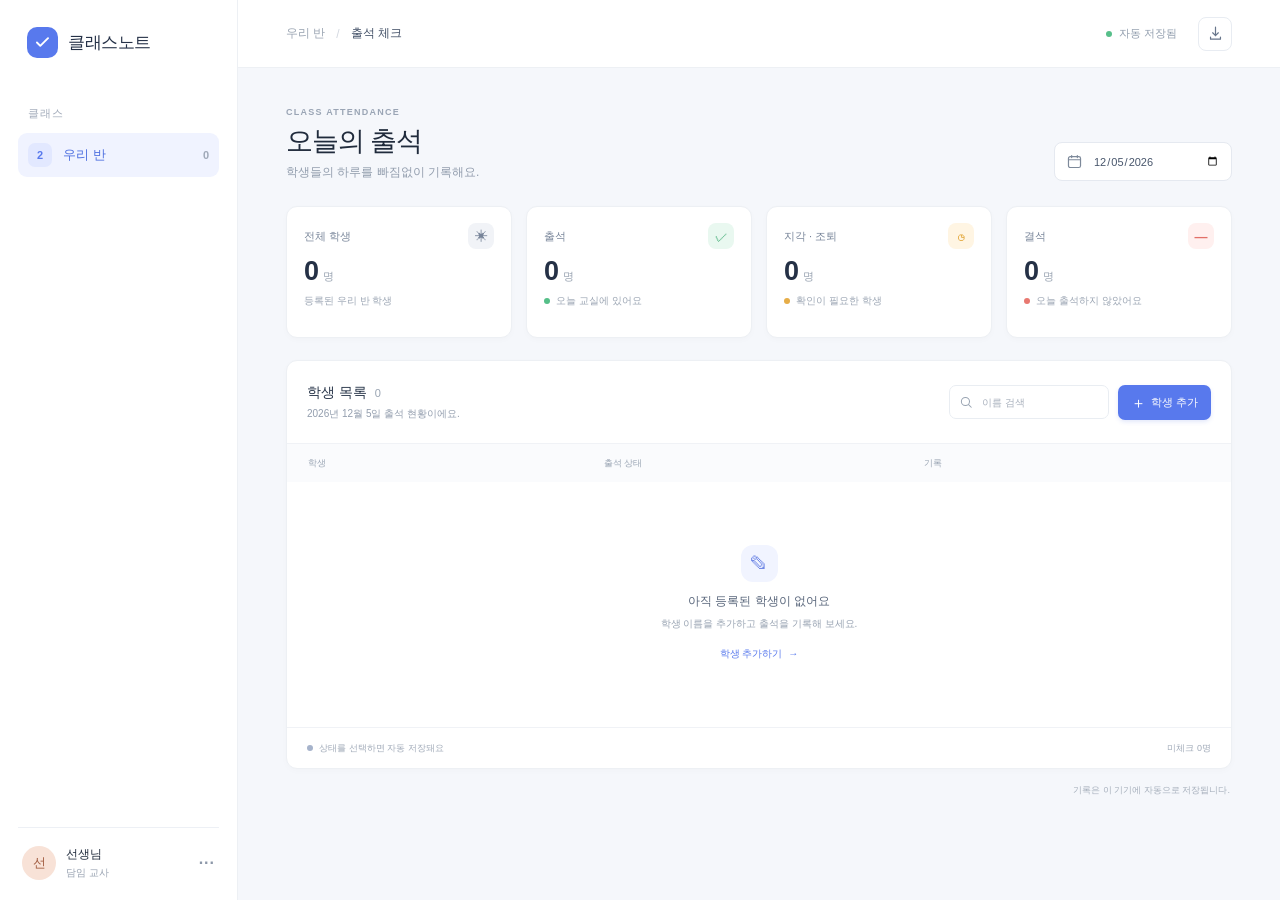
<file: index.html>
<!doctype html>
<html lang="ko">
  <head>
    <meta charset="UTF-8" />
    <meta name="viewport" content="width=device-width, initial-scale=1.0" />
    <meta name="theme-color" content="#f5f7fb" />
    <title>오늘의 출석 | 클래스노트</title>
    <link rel="stylesheet" href="styles.css" />
  </head>
  <body>
    <div class="app-shell">
      <aside class="sidebar">
        <a class="brand" href="#" aria-label="클래스노트 홈">
          <span class="brand-mark" aria-hidden="true">
            <svg viewBox="0 0 24 24"><path d="m5 12 4.2 4.2L19 6.5" /></svg>
          </span>
          <span>클래스노트</span>
        </a>
        <div class="side-label">클래스</div>
        <button class="class-link active" type="button">
          <span class="class-icon">2</span>
          <span>우리 반</span>
          <span class="class-count" id="sidebar-count">0</span>
        </button>
        <div class="sidebar-bottom">
          <span class="avatar">선</span>
          <span class="teacher-info"><strong>선생님</strong><small>담임 교사</small></span>
          <span class="more" aria-hidden="true">···</span>
        </div>
      </aside>

      <main class="main-content">
        <header class="topbar">
          <div class="breadcrumb"><span>우리 반</span><span class="crumb-slash">/</span><strong>출석 체크</strong></div>
          <div class="topbar-right">
            <span class="saved-indicator"><i></i> 자동 저장됨</span>
            <button class="icon-button" id="export-button" type="button" aria-label="출석 기록 내보내기" title="CSV로 내보내기">
              <svg viewBox="0 0 24 24" aria-hidden="true"><path d="M12 3v12m0 0 4-4m-4 4-4-4M5 17v3h14v-3" /></svg>
            </button>
          </div>
        </header>

        <section class="page">
          <div class="page-heading">
            <div>
              <div class="eyebrow">CLASS ATTENDANCE</div>
              <h1>오늘의 출석</h1>
              <p>학생들의 하루를 빠짐없이 기록해요.</p>
            </div>
            <label class="date-picker">
              <svg viewBox="0 0 24 24" aria-hidden="true"><rect x="3.5" y="5" width="17" height="15.5" rx="2.5"/><path d="M8 3.5v3M16 3.5v3M3.5 9.5h17" /></svg>
              <input id="attendance-date" type="date" aria-label="출석 날짜 선택" />
            </label>
          </div>

          <section class="summary-grid" aria-label="출석 현황">
            <article class="summary-card total-card">
              <div class="summary-top"><span>전체 학생</span><span class="summary-icon neutral">✳</span></div>
              <div class="summary-value"><strong id="total-count">0</strong><span>명</span></div>
              <div class="summary-foot">등록된 우리 반 학생</div>
            </article>
            <article class="summary-card present-card">
              <div class="summary-top"><span>출석</span><span class="summary-icon green">✓</span></div>
              <div class="summary-value"><strong id="present-count">0</strong><span>명</span></div>
              <div class="summary-foot"><span class="dot green-dot"></span>오늘 교실에 있어요</div>
            </article>
            <article class="summary-card late-card">
              <div class="summary-top"><span>지각 · 조퇴</span><span class="summary-icon amber">◷</span></div>
              <div class="summary-value"><strong id="late-count">0</strong><span>명</span></div>
              <div class="summary-foot"><span class="dot amber-dot"></span>확인이 필요한 학생</div>
            </article>
            <article class="summary-card absent-card">
              <div class="summary-top"><span>결석</span><span class="summary-icon red">—</span></div>
              <div class="summary-value"><strong id="absent-count">0</strong><span>명</span></div>
              <div class="summary-foot"><span class="dot red-dot"></span>오늘 출석하지 않았어요</div>
            </article>
          </section>

          <section class="attendance-panel">
            <div class="panel-heading">
              <div>
                <h2>학생 목록 <span id="list-count">0</span></h2>
                <p id="date-caption">선택한 날짜의 출석 현황이에요.</p>
              </div>
              <div class="panel-actions">
                <label class="search-box">
                  <svg viewBox="0 0 24 24" aria-hidden="true"><circle cx="10.8" cy="10.8" r="6.8"/><path d="m16 16 4.5 4.5" /></svg>
                  <input id="student-search" type="search" placeholder="이름 검색" aria-label="학생 이름 검색" />
                </label>
                <button class="primary-button" id="add-student-button" type="button">
                  <span aria-hidden="true">＋</span> 학생 추가
                </button>
              </div>
            </div>

            <div class="table-wrap">
              <table>
                <thead>
                  <tr><th class="student-heading">학생</th><th>출석 상태</th><th class="record-heading">기록</th></tr>
                </thead>
                <tbody id="student-list"></tbody>
              </table>
              <div class="empty-state" id="empty-state">
                <div class="empty-illustration" aria-hidden="true">✎</div>
                <strong>아직 등록된 학생이 없어요</strong>
                <span>학생 이름을 추가하고 출석을 기록해 보세요.</span>
                <button class="text-button" id="empty-add-button" type="button">학생 추가하기 <span>→</span></button>
              </div>
              <div class="no-results" id="no-results" hidden>검색 결과가 없어요.</div>
            </div>
            <div class="panel-footer">
              <span><span class="legend-dot"></span> 상태를 선택하면 자동 저장돼요</span>
              <span id="unchecked-label">미체크 0명</span>
            </div>
          </section>
          <footer class="page-footer">기록은 이 기기에 자동으로 저장됩니다.</footer>
        </section>
      </main>
    </div>

    <dialog id="student-dialog">
      <form method="dialog" id="student-form">
        <div class="dialog-heading">
          <div><span class="eyebrow">CLASS ROSTER</span><h2>학생 추가</h2></div>
          <button class="dialog-close" type="button" id="close-dialog" aria-label="닫기">×</button>
        </div>
        <label class="field-label" for="student-names">학생 이름</label>
        <textarea id="student-names" rows="4" placeholder="예: 김하늘&#10;박민준&#10;이서연"></textarea>
        <p class="field-hint">여러 명은 줄바꿈 또는 쉼표로 구분해 한 번에 추가할 수 있어요.</p>
        <div class="dialog-actions">
          <button class="secondary-button" type="button" id="cancel-dialog">취소</button>
          <button class="primary-button" type="submit">추가하기</button>
        </div>
      </form>
    </dialog>
    <script src="app.js"></script>
  </body>
</html>
</file>
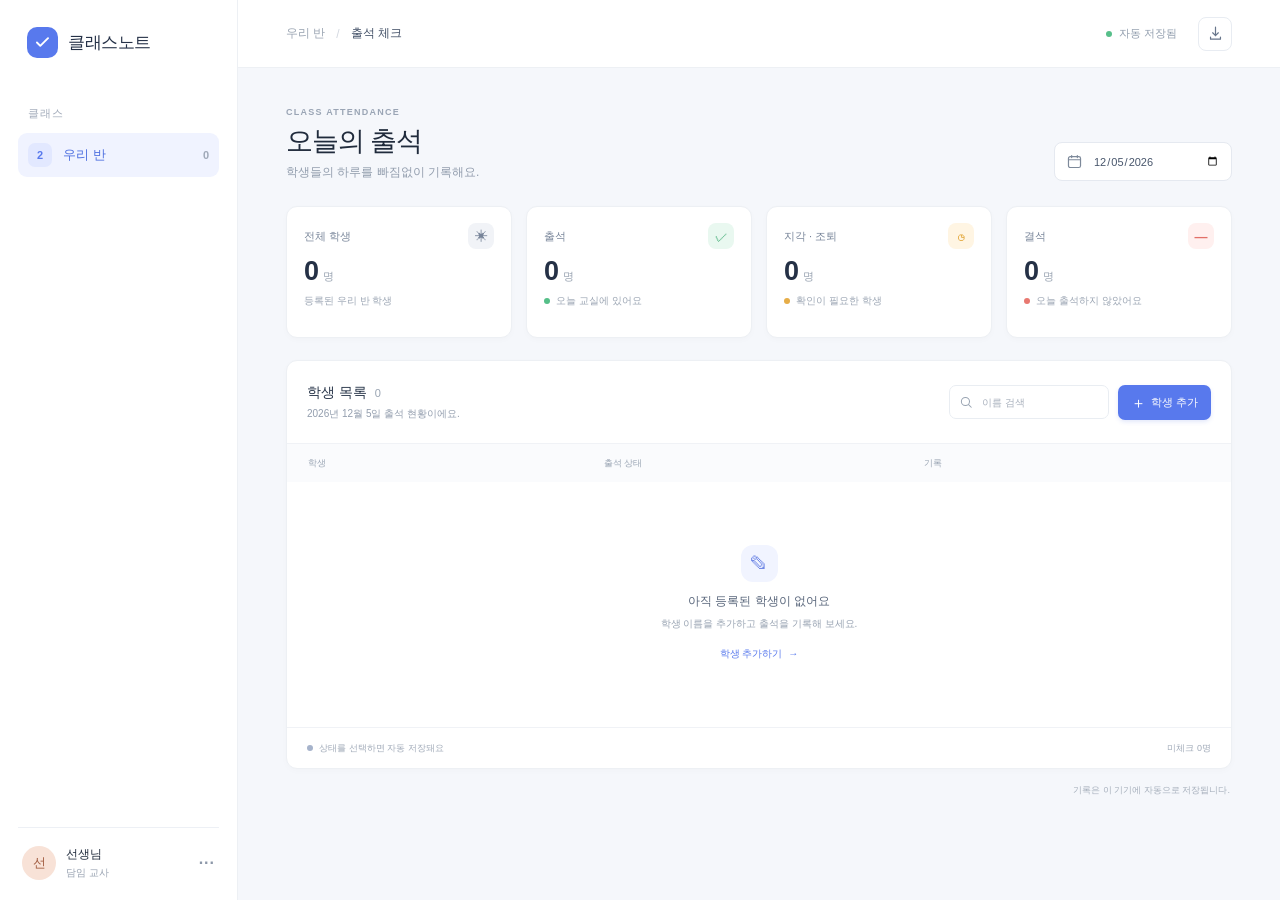
<file: attendance-app_index.html>
<!doctype html>
<html lang="ko">
  <head>
    <meta charset="UTF-8" />
    <meta name="viewport" content="width=device-width, initial-scale=1.0" />
    <meta name="theme-color" content="#f5f7fb" />
    <title>오늘의 출석 | 클래스노트</title>
    <link rel="stylesheet" href="styles.css" />
  </head>
  <body>
    <div class="app-shell">
      <aside class="sidebar">
        <a class="brand" href="#" aria-label="클래스노트 홈">
          <span class="brand-mark" aria-hidden="true">
            <svg viewBox="0 0 24 24"><path d="m5 12 4.2 4.2L19 6.5" /></svg>
          </span>
          <span>클래스노트</span>
        </a>
        <div class="side-label">클래스</div>
        <button class="class-link active" type="button">
          <span class="class-icon">2</span>
          <span>우리 반</span>
          <span class="class-count" id="sidebar-count">0</span>
        </button>
        <div class="sidebar-bottom">
          <span class="avatar">선</span>
          <span class="teacher-info"><strong>선생님</strong><small>담임 교사</small></span>
          <span class="more" aria-hidden="true">···</span>
        </div>
      </aside>

      <main class="main-content">
        <header class="topbar">
          <div class="breadcrumb"><span>우리 반</span><span class="crumb-slash">/</span><strong>출석 체크</strong></div>
          <div class="topbar-right">
            <span class="saved-indicator"><i></i> 자동 저장됨</span>
            <button class="icon-button" id="export-button" type="button" aria-label="출석 기록 내보내기" title="CSV로 내보내기">
              <svg viewBox="0 0 24 24" aria-hidden="true"><path d="M12 3v12m0 0 4-4m-4 4-4-4M5 17v3h14v-3" /></svg>
            </button>
          </div>
        </header>

        <section class="page">
          <div class="page-heading">
            <div>
              <div class="eyebrow">CLASS ATTENDANCE</div>
              <h1>오늘의 출석</h1>
              <p>학생들의 하루를 빠짐없이 기록해요.</p>
            </div>
            <label class="date-picker">
              <svg viewBox="0 0 24 24" aria-hidden="true"><rect x="3.5" y="5" width="17" height="15.5" rx="2.5"/><path d="M8 3.5v3M16 3.5v3M3.5 9.5h17" /></svg>
              <input id="attendance-date" type="date" aria-label="출석 날짜 선택" />
            </label>
          </div>

          <section class="summary-grid" aria-label="출석 현황">
            <article class="summary-card total-card">
              <div class="summary-top"><span>전체 학생</span><span class="summary-icon neutral">✳</span></div>
              <div class="summary-value"><strong id="total-count">0</strong><span>명</span></div>
              <div class="summary-foot">등록된 우리 반 학생</div>
            </article>
            <article class="summary-card present-card">
              <div class="summary-top"><span>출석</span><span class="summary-icon green">✓</span></div>
              <div class="summary-value"><strong id="present-count">0</strong><span>명</span></div>
              <div class="summary-foot"><span class="dot green-dot"></span>오늘 교실에 있어요</div>
            </article>
            <article class="summary-card late-card">
              <div class="summary-top"><span>지각 · 조퇴</span><span class="summary-icon amber">◷</span></div>
              <div class="summary-value"><strong id="late-count">0</strong><span>명</span></div>
              <div class="summary-foot"><span class="dot amber-dot"></span>확인이 필요한 학생</div>
            </article>
            <article class="summary-card absent-card">
              <div class="summary-top"><span>결석</span><span class="summary-icon red">—</span></div>
              <div class="summary-value"><strong id="absent-count">0</strong><span>명</span></div>
              <div class="summary-foot"><span class="dot red-dot"></span>오늘 출석하지 않았어요</div>
            </article>
          </section>

          <section class="attendance-panel">
            <div class="panel-heading">
              <div>
                <h2>학생 목록 <span id="list-count">0</span></h2>
                <p id="date-caption">선택한 날짜의 출석 현황이에요.</p>
              </div>
              <div class="panel-actions">
                <label class="search-box">
                  <svg viewBox="0 0 24 24" aria-hidden="true"><circle cx="10.8" cy="10.8" r="6.8"/><path d="m16 16 4.5 4.5" /></svg>
                  <input id="student-search" type="search" placeholder="이름 검색" aria-label="학생 이름 검색" />
                </label>
                <button class="primary-button" id="add-student-button" type="button">
                  <span aria-hidden="true">＋</span> 학생 추가
                </button>
              </div>
            </div>

            <div class="table-wrap">
              <table>
                <thead>
                  <tr><th class="student-heading">학생</th><th>출석 상태</th><th class="record-heading">기록</th></tr>
                </thead>
                <tbody id="student-list"></tbody>
              </table>
              <div class="empty-state" id="empty-state">
                <div class="empty-illustration" aria-hidden="true">✎</div>
                <strong>아직 등록된 학생이 없어요</strong>
                <span>학생 이름을 추가하고 출석을 기록해 보세요.</span>
                <button class="text-button" id="empty-add-button" type="button">학생 추가하기 <span>→</span></button>
              </div>
              <div class="no-results" id="no-results" hidden>검색 결과가 없어요.</div>
            </div>
            <div class="panel-footer">
              <span><span class="legend-dot"></span> 상태를 선택하면 자동 저장돼요</span>
              <span id="unchecked-label">미체크 0명</span>
            </div>
          </section>
          <footer class="page-footer">기록은 이 기기에 자동으로 저장됩니다.</footer>
        </section>
      </main>
    </div>

    <dialog id="student-dialog">
      <form method="dialog" id="student-form">
        <div class="dialog-heading">
          <div><span class="eyebrow">CLASS ROSTER</span><h2>학생 추가</h2></div>
          <button class="dialog-close" type="button" id="close-dialog" aria-label="닫기">×</button>
        </div>
        <label class="field-label" for="student-names">학생 이름</label>
        <textarea id="student-names" rows="4" placeholder="예: 김하늘&#10;박민준&#10;이서연"></textarea>
        <p class="field-hint">여러 명은 줄바꿈 또는 쉼표로 구분해 한 번에 추가할 수 있어요.</p>
        <div class="dialog-actions">
          <button class="secondary-button" type="button" id="cancel-dialog">취소</button>
          <button class="primary-button" type="submit">추가하기</button>
        </div>
      </form>
    </dialog>
    <script src="app.js"></script>
  </body>
</html>
</file>
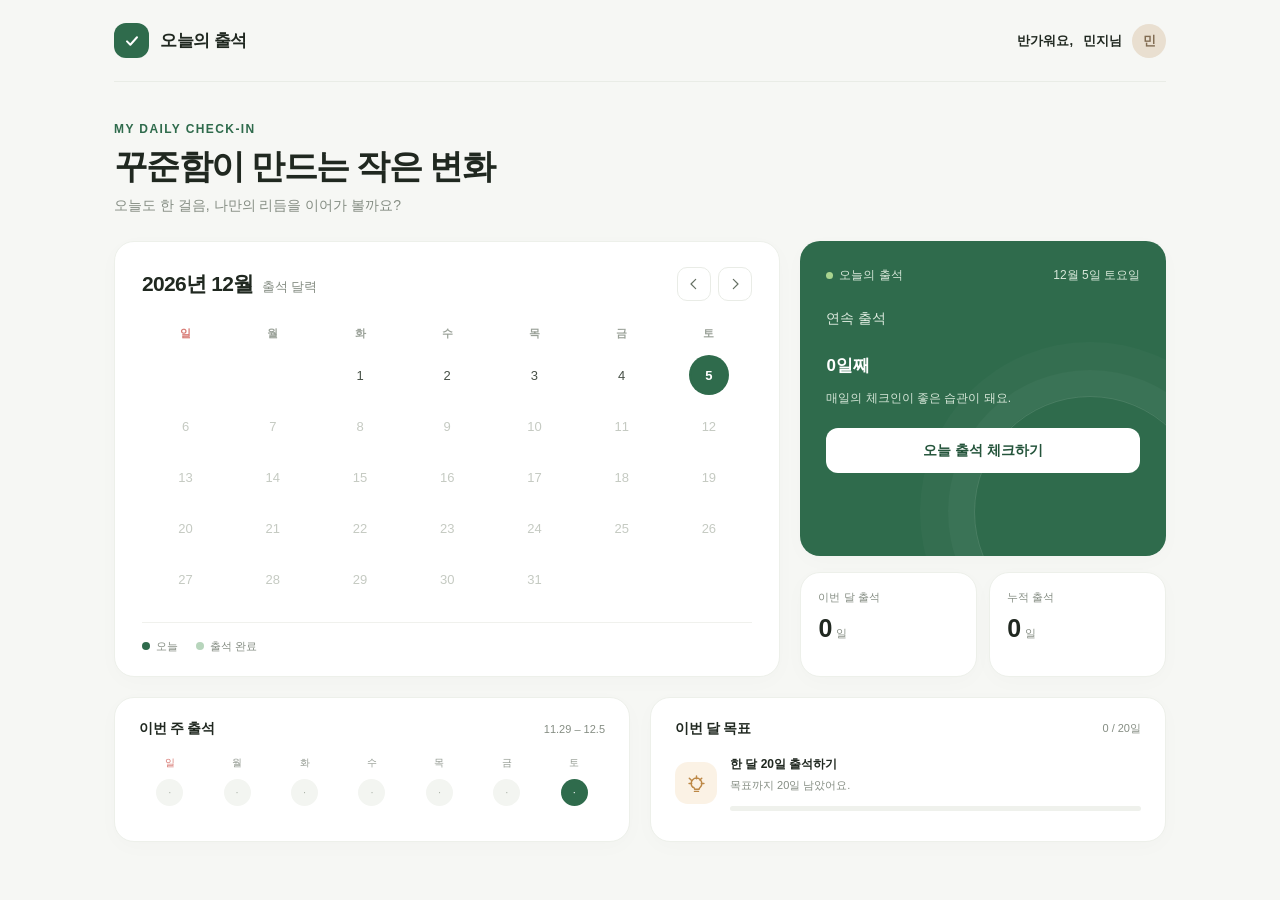
<file: root_index.html>
<!doctype html>
<html lang="ko">
<head>
  <meta charset="utf-8">
  <meta name="viewport" content="width=device-width, initial-scale=1">
  <meta name="theme-color" content="#f6f7f4">
  <title>오늘의 출석 | 매일의 작은 습관</title>
  <style>
    :root {
      color-scheme: light;
      --ink: #202820;
      --muted: #858d83;
      --line: #e9ece6;
      --green: #2f6b4c;
      --green-dark: #24543b;
      --mint: #e8f1e9;
      --paper: #fff;
      --bg: #f6f7f4;
      --orange: #e7a65a;
      font-family: -apple-system, BlinkMacSystemFont, "Segoe UI", "Noto Sans KR", sans-serif;
    }
    * { box-sizing: border-box; }
    body {
      margin: 0;
      min-width: 320px;
      min-height: 100vh;
      color: var(--ink);
      background: var(--bg);
    }
    button { font: inherit; }
    .app { max-width: 1120px; padding: 0 34px 48px; margin: 0 auto; }
    .topbar {
      height: 82px;
      display: flex;
      align-items: center;
      justify-content: space-between;
      border-bottom: 1px solid var(--line);
    }
    .brand { display: flex; align-items: center; gap: 11px; font-size: 17px; font-weight: 750; letter-spacing: -.5px; }
    .brand-mark {
      display: grid; place-items: center; width: 35px; height: 35px;
      color: white; background: var(--green); border-radius: 12px;
    }
    .brand-mark svg { width: 20px; height: 20px; }
    .profile { display: flex; align-items: center; gap: 10px; font-size: 13px; font-weight: 650; }
    .avatar { display: grid; place-items: center; width: 34px; height: 34px; border-radius: 50%; background: #e9dfd0; color: #806b51; font-size: 13px; }
    main { padding-top: 40px; }
    .intro { margin-bottom: 26px; }
    .eyebrow { color: var(--green); font-size: 12px; font-weight: 750; letter-spacing: 1.4px; text-transform: uppercase; }
    h1 { margin: 9px 0 0; font-size: clamp(26px, 4vw, 34px); letter-spacing: -1.6px; line-height: 1.25; }
    .subtitle { margin: 9px 0 0; color: var(--muted); font-size: 14px; }
    .layout { display: grid; grid-template-columns: minmax(0, 1.55fr) minmax(290px, .85fr); gap: 20px; align-items: stretch; }
    .card { background: var(--paper); border: 1px solid #edf0ea; border-radius: 20px; box-shadow: 0 5px 22px #24362405; }
    .calendar-card { padding: 25px 27px 22px; }
    .calendar-head { display: flex; justify-content: space-between; align-items: center; margin-bottom: 25px; }
    .month-title { display: flex; align-items: baseline; gap: 8px; }
    .month-title strong { font-size: 21px; letter-spacing: -.7px; }
    .month-title span { color: var(--muted); font-size: 13px; }
    .arrows { display: flex; gap: 7px; }
    .icon-button { display: grid; place-items: center; width: 34px; height: 34px; color: #667064; background: white; border: 1px solid var(--line); border-radius: 10px; cursor: pointer; transition: background .18s, transform .18s; }
    .icon-button:hover { background: var(--bg); transform: translateY(-1px); }
    .icon-button:focus-visible, .checkin:focus-visible { outline: 3px solid #91ba9b; outline-offset: 3px; }
    .icon-button svg { width: 16px; height: 16px; }
    .weekdays, .days { display: grid; grid-template-columns: repeat(7, 1fr); text-align: center; }
    .weekdays { margin-bottom: 9px; color: #9aa198; font-size: 11px; font-weight: 650; }
    .weekdays span:first-child { color: #d77973; }
    .day { position: relative; display: flex; justify-content: center; align-items: center; height: 51px; color: #475047; font-size: 13px; }
    .day.empty { pointer-events: none; }
    .day-button { position: relative; display: grid; place-items: center; width: 36px; height: 36px; padding: 0; color: inherit; background: transparent; border: 0; border-radius: 50%; cursor: pointer; transition: .18s ease; }
    .day-button:hover:not(:disabled) { background: #f0f3ed; }
    .day-button:disabled { cursor: default; }
    .day.today .day-button { color: white; background: var(--green); font-weight: 750; }
    .day.checked:not(.today) .day-button { background: var(--mint); color: var(--green-dark); font-weight: 700; }
    .day.checked .day-button::after { position: absolute; bottom: 3px; width: 4px; height: 4px; content: ""; background: #6a9c77; border-radius: 50%; }
    .day.today.checked .day-button::after { background: white; }
    .day.selected .day-button { box-shadow: 0 0 0 2px var(--green); }
    .day.future { color: #c5cac2; }
    .calendar-legend { display: flex; gap: 18px; margin-top: 17px; padding-top: 16px; border-top: 1px solid #f0f1ed; color: var(--muted); font-size: 11px; }
    .legend-item { display: inline-flex; align-items: center; gap: 6px; }
    .legend-dot { width: 8px; height: 8px; border-radius: 50%; background: #b7d5bc; }
    .legend-dot.today-dot { background: var(--green); }
    .side { display: grid; grid-template-rows: 1fr auto; gap: 16px; }
    .checkin-card {
      position: relative; overflow: hidden; min-height: 270px; padding: 26px;
      color: white; background: var(--green); border: 0;
    }
    .checkin-card::after { position: absolute; right: -40px; bottom: -72px; width: 230px; height: 230px; content: ""; border: 1px solid #ffffff20; border-radius: 50%; box-shadow: 0 0 0 26px #ffffff08, 0 0 0 54px #ffffff06; }
    .checkin-top { display: flex; justify-content: space-between; align-items: center; color: #d7e7d9; font-size: 12px; }
    .live-dot { display: inline-block; width: 7px; height: 7px; margin-right: 6px; background: #a9d48f; border-radius: 50%; }
    .streak { margin-top: 26px; font-size: 14px; color: #e2eee3; }
    .streak strong { display: block; margin-top: 2px; color: white; font-size: 44px; letter-spacing: -2px; line-height: 1.2; }
    .streak strong span { font-size: 17px; letter-spacing: 0; }
    .checkin-note { margin: 8px 0 21px; color: #d7e7d9; font-size: 12px; }
    .checkin { position: relative; z-index: 1; width: 100%; height: 45px; color: var(--green-dark); background: white; border: 0; border-radius: 12px; font-size: 14px; font-weight: 750; cursor: pointer; transition: transform .18s, background .18s; }
    .checkin:hover:not(:disabled) { background: #f0f5ef; transform: translateY(-1px); }
    .checkin:disabled { color: #dcebe0; background: #ffffff20; cursor: default; }
    .stats { display: grid; grid-template-columns: 1fr 1fr; gap: 12px; }
    .stat-card { min-height: 105px; padding: 17px; }
    .stat-label { color: var(--muted); font-size: 11px; }
    .stat-number { display: flex; align-items: baseline; gap: 5px; margin-top: 9px; font-size: 25px; font-weight: 750; letter-spacing: -1px; }
    .stat-number span { color: var(--muted); font-size: 11px; font-weight: 500; letter-spacing: 0; }
    .bottom { display: grid; grid-template-columns: 1fr 1fr; gap: 20px; margin-top: 20px; }
    .bottom-card { min-height: 145px; padding: 22px 24px; }
    .section-heading { display: flex; align-items: center; justify-content: space-between; margin-bottom: 18px; }
    .section-heading h2 { margin: 0; font-size: 14px; letter-spacing: -.3px; }
    .section-heading span { color: var(--muted); font-size: 11px; }
    .week-row { display: grid; grid-template-columns: repeat(7, 1fr); gap: 6px; }
    .week-day { display: grid; justify-items: center; gap: 9px; color: #929990; font-size: 10px; }
    .week-status { display: grid; place-items: center; width: 27px; height: 27px; color: #aeb5ab; background: #f3f5f1; border-radius: 50%; font-size: 11px; }
    .week-status.done { color: var(--green); background: var(--mint); }
    .week-status.current { color: white; background: var(--green); }
    .week-day:first-child { color: #d77973; }
    .goal { display: flex; gap: 13px; align-items: center; }
    .goal-icon { flex: 0 0 42px; display: grid; place-items: center; width: 42px; height: 42px; color: #bd8846; background: #fbf2e5; border-radius: 13px; }
    .goal-icon svg { width: 21px; height: 21px; }
    .goal-copy { flex: 1; min-width: 0; }
    .goal-copy strong { display: block; font-size: 12px; }
    .goal-copy p { margin: 5px 0 0; color: var(--muted); font-size: 11px; }
    .progress { height: 5px; margin-top: 13px; overflow: hidden; background: #eff1ec; border-radius: 5px; }
    .progress span { display: block; height: 100%; width: 0; background: var(--orange); border-radius: inherit; transition: width .3s ease; }
    .toast { position: fixed; left: 50%; bottom: 24px; z-index: 5; padding: 12px 18px; color: white; background: #25352a; border-radius: 12px; box-shadow: 0 8px 24px #17231826; font-size: 13px; opacity: 0; transform: translate(-50%, 12px); pointer-events: none; transition: .25s ease; }
    .toast.show { opacity: 1; transform: translate(-50%, 0); }
    @media (max-width: 760px) {
      .app { padding: 0 20px 34px; }
      .topbar { height: 70px; }
      main { padding-top: 30px; }
      .layout { grid-template-columns: 1fr; }
      .side { grid-template-columns: 1fr 1fr; grid-template-rows: auto; }
      .checkin-card { min-height: 260px; }
      .stats { grid-template-columns: 1fr; }
      .stat-card { min-height: 0; }
    }
    @media (max-width: 520px) {
      .app { padding: 0 14px 28px; }
      .topbar { height: 64px; }
      .profile > span:first-child { display: none; }
      main { padding-top: 25px; }
      .intro { margin-bottom: 20px; }
      .subtitle { font-size: 12px; }
      .calendar-card { padding: 20px 15px 16px; border-radius: 16px; }
      .calendar-head { margin-bottom: 19px; }
      .month-title strong { font-size: 19px; }
      .day { height: 45px; }
      .day-button { width: 33px; height: 33px; }
      .calendar-legend { gap: 13px; }
      .side { grid-template-columns: 1fr; }
      .checkin-card { min-height: 258px; padding: 23px; }
      .stats { grid-template-columns: 1fr 1fr; }
      .stat-card { min-height: 94px; padding: 14px; }
      .bottom { grid-template-columns: 1fr; gap: 12px; margin-top: 12px; }
      .bottom-card { min-height: 132px; padding: 19px; }
    }
    @media (prefers-reduced-motion: reduce) {
      *, *::before, *::after { scroll-behavior: auto !important; transition-duration: .01ms !important; }
    }
  </style>
</head>
<body>
  <div class="app">
    <header class="topbar">
      <div class="brand">
        <span class="brand-mark" aria-hidden="true">
          <svg viewBox="0 0 24 24" fill="none"><path d="m6 12.5 4 4 8-9" stroke="currentColor" stroke-width="2.4" stroke-linecap="round" stroke-linejoin="round"/></svg>
        </span>
        오늘의 출석
      </div>
      <div class="profile"><span>반가워요,</span><span>민지님</span><span class="avatar" aria-hidden="true">민</span></div>
    </header>

    <main>
      <section class="intro" aria-labelledby="page-title">
        <div class="eyebrow">MY DAILY CHECK-IN</div>
        <h1 id="page-title">꾸준함이 만드는 작은 변화</h1>
        <p class="subtitle">오늘도 한 걸음, 나만의 리듬을 이어가 볼까요?</p>
      </section>

      <div class="layout">
        <section class="card calendar-card" aria-label="출석 달력">
          <div class="calendar-head">
            <div class="month-title"><strong id="month-label"></strong><span>출석 달력</span></div>
            <div class="arrows">
              <button class="icon-button" id="prev-month" aria-label="이전 달">
                <svg viewBox="0 0 24 24" fill="none"><path d="m14.5 5-7 7 7 7" stroke="currentColor" stroke-width="1.8" stroke-linecap="round" stroke-linejoin="round"/></svg>
              </button>
              <button class="icon-button" id="next-month" aria-label="다음 달">
                <svg viewBox="0 0 24 24" fill="none"><path d="m9.5 5 7 7-7 7" stroke="currentColor" stroke-width="1.8" stroke-linecap="round" stroke-linejoin="round"/></svg>
              </button>
            </div>
          </div>
          <div class="weekdays" aria-hidden="true">
            <span>일</span><span>월</span><span>화</span><span>수</span><span>목</span><span>금</span><span>토</span>
          </div>
          <div class="days" id="calendar-days" role="grid" aria-label="월별 출석 날짜"></div>
          <div class="calendar-legend">
            <span class="legend-item"><i class="legend-dot today-dot"></i>오늘</span>
            <span class="legend-item"><i class="legend-dot"></i>출석 완료</span>
          </div>
        </section>

        <div class="side">
          <section class="card checkin-card" aria-label="오늘 출석">
            <div class="checkin-top"><span><i class="live-dot"></i>오늘의 출석</span><span id="today-date"></span></div>
            <div class="streak">연속 출석<strong><span id="streak-count">0</span><span>일째</span></strong></div>
            <p class="checkin-note" id="checkin-note">매일의 체크인이 좋은 습관이 돼요.</p>
            <button class="checkin" id="checkin-button">오늘 출석 체크하기</button>
          </section>
          <div class="stats">
            <section class="card stat-card">
              <div class="stat-label">이번 달 출석</div>
              <div class="stat-number"><b id="month-count">0</b><span>일</span></div>
            </section>
            <section class="card stat-card">
              <div class="stat-label">누적 출석</div>
              <div class="stat-number"><b id="total-count">0</b><span>일</span></div>
            </section>
          </div>
        </div>
      </div>

      <div class="bottom">
        <section class="card bottom-card">
          <div class="section-heading"><h2>이번 주 출석</h2><span id="week-range"></span></div>
          <div class="week-row" id="week-row" aria-label="이번 주 출석 현황"></div>
        </section>
        <section class="card bottom-card">
          <div class="section-heading"><h2>이번 달 목표</h2><span id="goal-summary"></span></div>
          <div class="goal">
            <div class="goal-icon" aria-hidden="true">
              <svg viewBox="0 0 24 24" fill="none"><path d="M12 3.5v3m6.01-.51-2.12 2.12M20.5 12h-3M5.88 8.11 3.76 5.99M6.5 12H3.5m4.2 4.2a6.08 6.08 0 1 1 8.6 0c-.9.9-1.3 1.5-1.3 2.3H9.9c0-.8-.4-1.4-1.3-2.3ZM9.7 21h4.6" stroke="currentColor" stroke-width="1.7" stroke-linecap="round" stroke-linejoin="round"/></svg>
            </div>
            <div class="goal-copy">
              <strong>한 달 20일 출석하기</strong>
              <p id="goal-copy">매일 조금씩, 목표에 가까워지고 있어요.</p>
              <div class="progress" role="progressbar" aria-label="이번 달 목표 달성률" aria-valuemin="0" aria-valuemax="20" id="goal-progress"><span></span></div>
            </div>
          </div>
        </section>
      </div>
    </main>
  </div>
  <div class="toast" id="toast" role="status" aria-live="polite"></div>

  <script>
    (() => {
      const STORAGE_KEY = "daily-attendance-v1";
      const today = new Date();
      today.setHours(0, 0, 0, 0);
      const toKey = date => `${date.getFullYear()}-${String(date.getMonth() + 1).padStart(2, "0")}-${String(date.getDate()).padStart(2, "0")}`;
      const fromKey = key => {
        const [year, month, day] = key.split("-").map(Number);
        return new Date(year, month - 1, day);
      };
      let attendance;
      try {
        const stored = JSON.parse(localStorage.getItem(STORAGE_KEY) || "[]");
        attendance = new Set(Array.isArray(stored) ? stored.filter(value => /^\d{4}-\d{2}-\d{2}$/.test(value)) : []);
      } catch (error) {
        console.error("출석 기록을 불러오지 못했습니다.", error);
        attendance = new Set();
      }
      let shown = new Date(today.getFullYear(), today.getMonth(), 1);
      let selectedKey = toKey(today);

      const monthLabel = document.getElementById("month-label");
      const calendar = document.getElementById("calendar-days");
      const button = document.getElementById("checkin-button");
      const toast = document.getElementById("toast");
      const dayNames = ["일", "월", "화", "수", "목", "금", "토"];

      function save() {
        try {
          localStorage.setItem(STORAGE_KEY, JSON.stringify([...attendance].sort()));
        } catch (error) {
          console.error("출석 기록을 저장하지 못했습니다.", error);
          showToast("기록을 저장하지 못했어요. 브라우저 저장 공간을 확인해 주세요.");
        }
      }

      function streakLength() {
        let cursor = new Date(today);
        if (!attendance.has(toKey(cursor))) cursor.setDate(cursor.getDate() - 1);
        let count = 0;
        while (attendance.has(toKey(cursor))) {
          count++;
          cursor.setDate(cursor.getDate() - 1);
        }
        return count;
      }

      function renderCalendar() {
        const year = shown.getFullYear();
        const month = shown.getMonth();
        monthLabel.textContent = `${year}년 ${month + 1}월`;
        calendar.replaceChildren();
        const offset = new Date(year, month, 1).getDay();
        const daysInMonth = new Date(year, month + 1, 0).getDate();
        for (let i = 0; i < offset; i++) {
          const blank = document.createElement("span");
          blank.className = "day empty";
          blank.setAttribute("role", "gridcell");
          calendar.append(blank);
        }
        for (let number = 1; number <= daysInMonth; number++) {
          const date = new Date(year, month, number);
          const key = toKey(date);
          const isToday = key === toKey(today);
          const isFuture = date > today;
          const cell = document.createElement("span");
          cell.className = "day";
          cell.setAttribute("role", "gridcell");
          if (isToday) cell.classList.add("today");
          if (attendance.has(key)) cell.classList.add("checked");
          if (key === selectedKey) cell.classList.add("selected");
          if (isFuture) cell.classList.add("future");
          const dayButton = document.createElement("button");
          dayButton.className = "day-button";
          dayButton.type = "button";
          dayButton.textContent = number;
          dayButton.setAttribute("aria-label", `${year}년 ${month + 1}월 ${number}일${attendance.has(key) ? ", 출석 완료" : ""}${isToday ? ", 오늘" : ""}`);
          dayButton.setAttribute("aria-pressed", String(key === selectedKey));
          dayButton.disabled = isFuture;
          dayButton.addEventListener("click", () => { selectedKey = key; renderCalendar(); });
          cell.append(dayButton);
          calendar.append(cell);
        }
      }

      function renderWeek() {
        const start = new Date(today);
        start.setDate(today.getDate() - today.getDay());
        const end = new Date(start);
        end.setDate(start.getDate() + 6);
        document.getElementById("week-range").textContent = `${start.getMonth() + 1}.${start.getDate()} – ${end.getMonth() + 1}.${end.getDate()}`;
        const row = document.getElementById("week-row");
        row.replaceChildren();
        for (let i = 0; i < 7; i++) {
          const date = new Date(start);
          date.setDate(start.getDate() + i);
          const key = toKey(date);
          const item = document.createElement("div");
          item.className = "week-day";
          item.innerHTML = `<span>${dayNames[i]}</span>`;
          const status = document.createElement("span");
          status.className = "week-status";
          status.textContent = attendance.has(key) ? "✓" : "·";
          if (attendance.has(key)) status.classList.add("done");
          else if (key === toKey(today)) status.classList.add("current");
          item.append(status);
          row.append(item);
        }
      }

      function render() {
        renderCalendar();
        renderWeek();
        const monthPrefix = `${today.getFullYear()}-${String(today.getMonth() + 1).padStart(2, "0")}-`;
        const monthCount = [...attendance].filter(key => key.startsWith(monthPrefix)).length;
        document.getElementById("streak-count").textContent = streakLength();
        document.getElementById("month-count").textContent = monthCount;
        document.getElementById("total-count").textContent = attendance.size;
        const goal = Math.min(monthCount, 20);
        document.getElementById("goal-summary").textContent = `${goal} / 20일`;
        document.getElementById("goal-copy").textContent = goal >= 20 ? "목표를 달성했어요! 정말 멋져요." : `목표까지 ${20 - goal}일 남았어요.`;
        const progress = document.querySelector("#goal-progress span");
        progress.style.width = `${goal / 20 * 100}%`;
        document.getElementById("goal-progress").setAttribute("aria-valuenow", goal);
        const done = attendance.has(toKey(today));
        button.disabled = done;
        button.textContent = done ? "오늘 출석 완료 ✓" : "오늘 출석 체크하기";
        document.getElementById("checkin-note").textContent = done ? "오늘도 좋은 습관을 이어갔어요!" : "매일의 체크인이 좋은 습관이 돼요.";
        document.getElementById("today-date").textContent = `${today.getMonth() + 1}월 ${today.getDate()}일 ${dayNames[today.getDay()]}요일`;
      }

      let toastTimer;
      function showToast(message) {
        toast.textContent = message;
        toast.classList.add("show");
        clearTimeout(toastTimer);
        toastTimer = setTimeout(() => toast.classList.remove("show"), 2600);
      }

      document.getElementById("prev-month").addEventListener("click", () => {
        shown = new Date(shown.getFullYear(), shown.getMonth() - 1, 1);
        renderCalendar();
      });
      document.getElementById("next-month").addEventListener("click", () => {
        const next = new Date(shown.getFullYear(), shown.getMonth() + 1, 1);
        if (next <= new Date(today.getFullYear(), today.getMonth(), 1)) {
          shown = next;
          renderCalendar();
        }
      });
      button.addEventListener("click", () => {
        const key = toKey(today);
        if (attendance.has(key)) return;
        attendance.add(key);
        save();
        selectedKey = key;
        render();
        showToast("출석 완료! 오늘도 꾸준히 해냈어요 🌿");
      });

      render();
    })();
  </script>
</body>
</html>
</file>
<file: styles.css>
:root {
  font-family: "Noto Sans KR", "Apple SD Gothic Neo", sans-serif;
  color: #202b3c;
  background: #f5f7fb;
  font-synthesis: none;
  text-rendering: optimizeLegibility;
  --muted: #8d98a9;
  --line: #edf0f5;
  --blue: #5578ed;
}

* { box-sizing: border-box; }
body { margin: 0; min-width: 320px; min-height: 100vh; }
button, input, textarea { font: inherit; }
button { cursor: pointer; }
.app-shell { min-height: 100vh; }

.sidebar {
  position: fixed; inset: 0 auto 0 0; z-index: 2; display: flex; width: 238px;
  flex-direction: column; padding: 27px 18px 20px; background: #fff; border-right: 1px solid #edf0f4;
}
.brand { display: flex; align-items: center; gap: 10px; padding: 0 9px; color: #263248; font-size: 17px; font-weight: 700; text-decoration: none; letter-spacing: -.5px; }
.brand-mark { display: grid; width: 31px; height: 31px; place-items: center; border-radius: 10px; background: #5879ed; }
.brand-mark svg { width: 19px; fill: none; stroke: white; stroke-width: 2.4; stroke-linecap: round; stroke-linejoin: round; }
.side-label { margin: 48px 10px 12px; color: #a2abba; font-size: 11px; font-weight: 700; letter-spacing: 1.1px; }
.class-link { display: flex; width: 100%; align-items: center; gap: 11px; border: 0; border-radius: 9px; padding: 10px; color: #425067; background: transparent; text-align: left; font-size: 13px; font-weight: 600; }
.class-link.active { background: #f0f3ff; color: #4d6fe0; }
.class-icon { display: grid; width: 24px; height: 24px; place-items: center; border-radius: 7px; background: #e2e8ff; color: #5879ed; font-size: 11px; font-weight: 700; }
.class-count { margin-left: auto; color: #a0a9b8; font-size: 11px; }
.sidebar-bottom { display: flex; align-items: center; gap: 10px; margin-top: auto; border-top: 1px solid var(--line); padding: 18px 4px 0; }
.avatar { display: grid; width: 34px; height: 34px; place-items: center; border-radius: 50%; color: #a25d41; background: #f8e2d7; font-size: 13px; font-weight: 700; }
.teacher-info { display: flex; flex: 1; flex-direction: column; gap: 3px; font-size: 12px; }
.teacher-info strong { font-weight: 600; }.teacher-info small { color: #98a2b1; font-size: 10px; }
.more { color: #8d98a9; letter-spacing: 1px; font-weight: 700; }

.main-content { min-height: 100vh; margin-left: 238px; }
.topbar { display: flex; height: 68px; align-items: center; justify-content: space-between; border-bottom: 1px solid #edf0f4; padding: 0 48px; background: #fff; }
.breadcrumb { display: flex; align-items: center; gap: 11px; color: #9aa4b2; font-size: 12px; }
.breadcrumb strong { color: #425067; font-weight: 600; }.crumb-slash { color: #d3d8e0; }
.topbar-right { display: flex; align-items: center; gap: 21px; }
.saved-indicator { display: flex; align-items: center; gap: 7px; color: #929eae; font-size: 11px; }
.saved-indicator i { width: 6px; height: 6px; border-radius: 50%; background: #57bf8a; }
.icon-button { display: grid; width: 34px; height: 34px; place-items: center; border: 1px solid #e8ecf2; border-radius: 8px; background: white; color: #68768b; }
.icon-button:hover { border-color: #cbd5e4; background: #f9faff; }.icon-button svg,.date-picker svg,.search-box svg { width: 17px; fill: none; stroke: currentColor; stroke-width: 1.7; stroke-linecap: round; stroke-linejoin: round; }
.page { max-width: 1180px; margin: 0 auto; padding: 39px 48px 25px; }
.page-heading { display: flex; align-items: flex-end; justify-content: space-between; margin-bottom: 25px; }
.eyebrow { color: #9aa5b5; font-size: 9px; font-weight: 700; letter-spacing: 1.25px; }
h1 { margin: 6px 0 5px; color: #202b3c; font-size: 27px; letter-spacing: -1.1px; }
.page-heading p,.panel-heading p { margin: 0; color: #929dad; font-size: 12px; }
.date-picker { display: flex; height: 39px; align-items: center; gap: 9px; border: 1px solid #e5e9f0; border-radius: 8px; padding: 0 11px; background: white; color: #7d899a; }
.date-picker input { width: 128px; border: 0; outline: 0; color: #48566c; background: transparent; font-size: 11px; }
.summary-grid { display: grid; grid-template-columns: repeat(4, minmax(0, 1fr)); gap: 14px; margin-bottom: 22px; }
.summary-card { min-height: 132px; border: 1px solid #edf0f4; border-radius: 11px; padding: 16px 17px 14px; background: #fff; box-shadow: 0 2px 6px rgb(34 49 75 / 2%); }
.summary-top { display: flex; align-items: center; justify-content: space-between; color: #79869a; font-size: 11px; font-weight: 500; }
.summary-icon { display: grid; width: 26px; height: 26px; place-items: center; border-radius: 8px; font-size: 13px; font-weight: 700; }
.summary-icon.neutral { background: #f1f3f7; color: #768398; }.summary-icon.green { background: #e9f8f0; color: #42ad76; }
.summary-icon.amber { background: #fff5e3; color: #e1a332; }.summary-icon.red { background: #fff0ef; color: #e27068; }
.summary-value { display: flex; align-items: baseline; gap: 5px; margin-top: 9px; color: #253146; }
.summary-value strong { font-size: 27px; line-height: 1; letter-spacing: -.8px; }.summary-value span { color: #9ba5b3; font-size: 11px; }
.summary-foot { display: flex; align-items: center; gap: 6px; margin-top: 9px; color: #9ba5b3; font-size: 10px; }
.dot { width: 6px; height: 6px; border-radius: 50%; }.green-dot { background: #55bf88; }.amber-dot { background: #e6ad48; }.red-dot { background: #e87870; }
.attendance-panel { overflow: hidden; border: 1px solid #edf0f4; border-radius: 11px; background: white; box-shadow: 0 2px 7px rgb(34 49 75 / 2%); }
.panel-heading { display: flex; min-height: 82px; align-items: center; justify-content: space-between; gap: 15px; padding: 17px 20px; }
.panel-heading h2 { margin: 0 0 5px; color: #29364a; font-size: 14px; font-weight: 700; }.panel-heading h2 span { margin-left: 4px; color: #99a4b2; font-size: 11px; font-weight: 500; }
.panel-heading p { font-size: 10px; }
.panel-actions { display: flex; align-items: center; gap: 9px; }
.search-box { display: flex; width: 160px; height: 34px; align-items: center; gap: 7px; border: 1px solid #e9edf2; border-radius: 7px; padding: 0 9px; color: #9aa5b3; }
.search-box input { width: 100%; min-width: 0; border: 0; outline: 0; color: #435168; background: transparent; font-size: 10px; }.search-box input::placeholder { color: #a8b0bc; }
.primary-button,.secondary-button { display: inline-flex; height: 35px; align-items: center; justify-content: center; gap: 5px; border: 1px solid transparent; border-radius: 7px; padding: 0 12px; font-size: 11px; font-weight: 600; transition: background .15s, transform .15s; }
.primary-button { background: #5879ed; color: white; box-shadow: 0 2px 4px rgb(70 101 220 / 15%); }.primary-button:hover { background: #496be2; }.primary-button:active { transform: translateY(1px); }
.primary-button > span { font-size: 15px; font-weight: 400; line-height: 1; }
.table-wrap { min-height: 206px; border-top: 1px solid #f0f2f6; }
table { width: 100%; border-collapse: collapse; text-align: left; }
thead { height: 38px; background: #fafbfd; }
th { color: #9aa5b4; font-size: 9px; font-weight: 600; }
th:first-child,td:first-child { padding-left: 21px; } th:last-child,td:last-child { padding-right: 20px; }
td { height: 60px; border-top: 1px solid #f1f3f6; color: #516077; font-size: 11px; }
.student-cell { display: flex; align-items: center; gap: 10px; color: #37445a; font-weight: 600; }
.student-avatar { display: grid; width: 30px; height: 30px; place-items: center; border-radius: 50%; color: #6179bd; background: #edf1ff; font-size: 11px; font-weight: 700; }
.student-avatar.color-1 { color: #b67458; background: #fff0e8; }.student-avatar.color-2 { color: #488c78; background: #e8f7f0; }.student-avatar.color-3 { color: #9272b1; background: #f3edfa; }.student-avatar.color-4 { color: #b17785; background: #fceef1; }
.status-group { display: flex; gap: 5px; }
.status-button { height: 27px; border: 1px solid #e9edf2; border-radius: 6px; padding: 0 9px; background: #fff; color: #8995a5; font-size: 10px; transition: all .15s; }
.status-button:hover { border-color: #cbd4e4; background: #fafbff; }
.status-button[aria-pressed="true"][data-status="출석"] { border-color: #ccefdc; background: #effaf4; color: #3caa72; }
.status-button[aria-pressed="true"][data-status="지각"] { border-color: #f6e1b9; background: #fff8ea; color: #c68b22; }
.status-button[aria-pressed="true"][data-status="조퇴"] { border-color: #f3d9bd; background: #fff5ec; color: #c77839; }
.status-button[aria-pressed="true"][data-status="결석"] { border-color: #f2d1d0; background: #fff2f1; color: #d36660; }
.record-time { color: #9ca7b5; font-size: 10px; }
.empty-state { display: flex; min-height: 245px; align-items: center; justify-content: center; flex-direction: column; gap: 7px; color: #97a2b1; }
.empty-illustration { display: grid; width: 37px; height: 37px; place-items: center; margin-bottom: 4px; border-radius: 12px; background: #f1f4ff; color: #7189e6; font-size: 18px; }
.empty-state strong { color: #59667b; font-size: 12px; }.empty-state span { font-size: 10px; }
.text-button { margin-top: 5px; border: 0; padding: 4px; background: transparent; color: #5879ed; font-size: 10px; font-weight: 600; }.text-button span { padding-left: 3px; color: inherit; }
.no-results { padding: 45px 20px; color: #929dad; text-align: center; font-size: 11px; }
.panel-footer { display: flex; height: 41px; align-items: center; justify-content: space-between; border-top: 1px solid #f0f2f6; padding: 0 20px; color: #a0aab8; font-size: 9px; }
.panel-footer > span:first-child { display: flex; align-items: center; gap: 6px; }.legend-dot { width: 6px; height: 6px; border-radius: 50%; background: #a6b3cb; }
.page-footer { padding: 15px 2px; color: #a5aebb; text-align: right; font-size: 9px; }

dialog { width: min(420px, calc(100% - 32px)); border: 0; border-radius: 14px; padding: 24px; color: #29364a; box-shadow: 0 18px 60px rgb(25 37 61 / 20%); }
dialog::backdrop { background: rgb(28 39 59 / 35%); backdrop-filter: blur(2px); }
.dialog-heading { display: flex; align-items: flex-start; justify-content: space-between; margin-bottom: 23px; }
.dialog-heading h2 { margin: 5px 0 0; font-size: 20px; letter-spacing: -.5px; }
.dialog-close { width: 29px; height: 29px; border: 0; border-radius: 7px; background: #f5f6f9; color: #79869a; font-size: 21px; line-height: 1; }
.field-label { display: block; margin-bottom: 7px; color: #59667a; font-size: 11px; font-weight: 600; }
#student-names { display: block; width: 100%; resize: vertical; border: 1px solid #e6eaf0; border-radius: 8px; outline: none; padding: 11px; color: #39475d; font-size: 12px; line-height: 1.7; }
#student-names:focus { border-color: #8398ee; box-shadow: 0 0 0 3px rgb(88 121 237 / 10%); }
#student-names::placeholder { color: #b3bbc6; }
.field-hint { margin: 8px 0 0; color: #9ba5b3; font-size: 10px; }
.dialog-actions { display: flex; justify-content: flex-end; gap: 8px; margin-top: 24px; }
.secondary-button { border-color: #e7ebf1; background: white; color: #768397; }.secondary-button:hover { background: #f8f9fb; }

@media (min-width: 1500px) { .page { padding-top: 48px; }.summary-card { min-height: 142px; } }
@media (max-width: 1000px) {
  .sidebar { width: 205px; }.main-content { margin-left: 205px; }.topbar { padding: 0 30px; }.page { padding: 32px 30px 22px; }
  .summary-grid { grid-template-columns: repeat(2, minmax(0, 1fr)); }.summary-card { min-height: 120px; }
}
@media (max-width: 700px) {
  .sidebar { position: static; width: 100%; height: 57px; flex-direction: row; align-items: center; justify-content: space-between; padding: 0 17px; border-right: 0; border-bottom: 1px solid #edf0f4; }
  .brand { padding: 0; font-size: 15px; }.brand-mark { width: 28px; height: 28px; border-radius: 9px; }.side-label,.class-link { display: none; }
  .sidebar-bottom { margin: 0; border: 0; padding: 0; }.teacher-info,.more { display: none; }.avatar { width: 30px; height: 30px; }
  .main-content { margin-left: 0; }.topbar { height: 50px; padding: 0 18px; }.topbar-right { gap: 12px; }.saved-indicator { font-size: 10px; }
  .page { padding: 27px 17px 18px; }.page-heading { align-items: flex-start; gap: 12px; margin-bottom: 18px; }h1 { font-size: 24px; }.page-heading p { font-size: 10px; }
  .date-picker { height: 35px; gap: 5px; padding: 0 7px; }.date-picker svg { width: 15px; }.date-picker input { width: 112px; font-size: 10px; }
  .summary-grid { gap: 9px; margin-bottom: 15px; }.summary-card { min-height: 108px; padding: 13px 12px 11px; }.summary-value { margin-top: 7px; }.summary-value strong { font-size: 24px; }.summary-foot { margin-top: 7px; font-size: 9px; }
  .panel-heading { align-items: flex-start; flex-direction: column; padding: 16px; }.panel-actions { width: 100%; }.search-box { flex: 1; width: auto; }.panel-actions .primary-button { white-space: nowrap; }
  table { min-width: 590px; }.table-wrap { overflow-x: auto; }.empty-state,.no-results { min-width: 100%; }.panel-footer { padding: 0 14px; }
}
@media (max-width: 390px) {
  .page { padding-right: 12px; padding-left: 12px; }.sidebar { padding: 0 12px; }.date-picker input { width: 105px; }.summary-card { padding-right: 9px; padding-left: 9px; }.summary-foot { font-size: 8px; }
}
</file>
